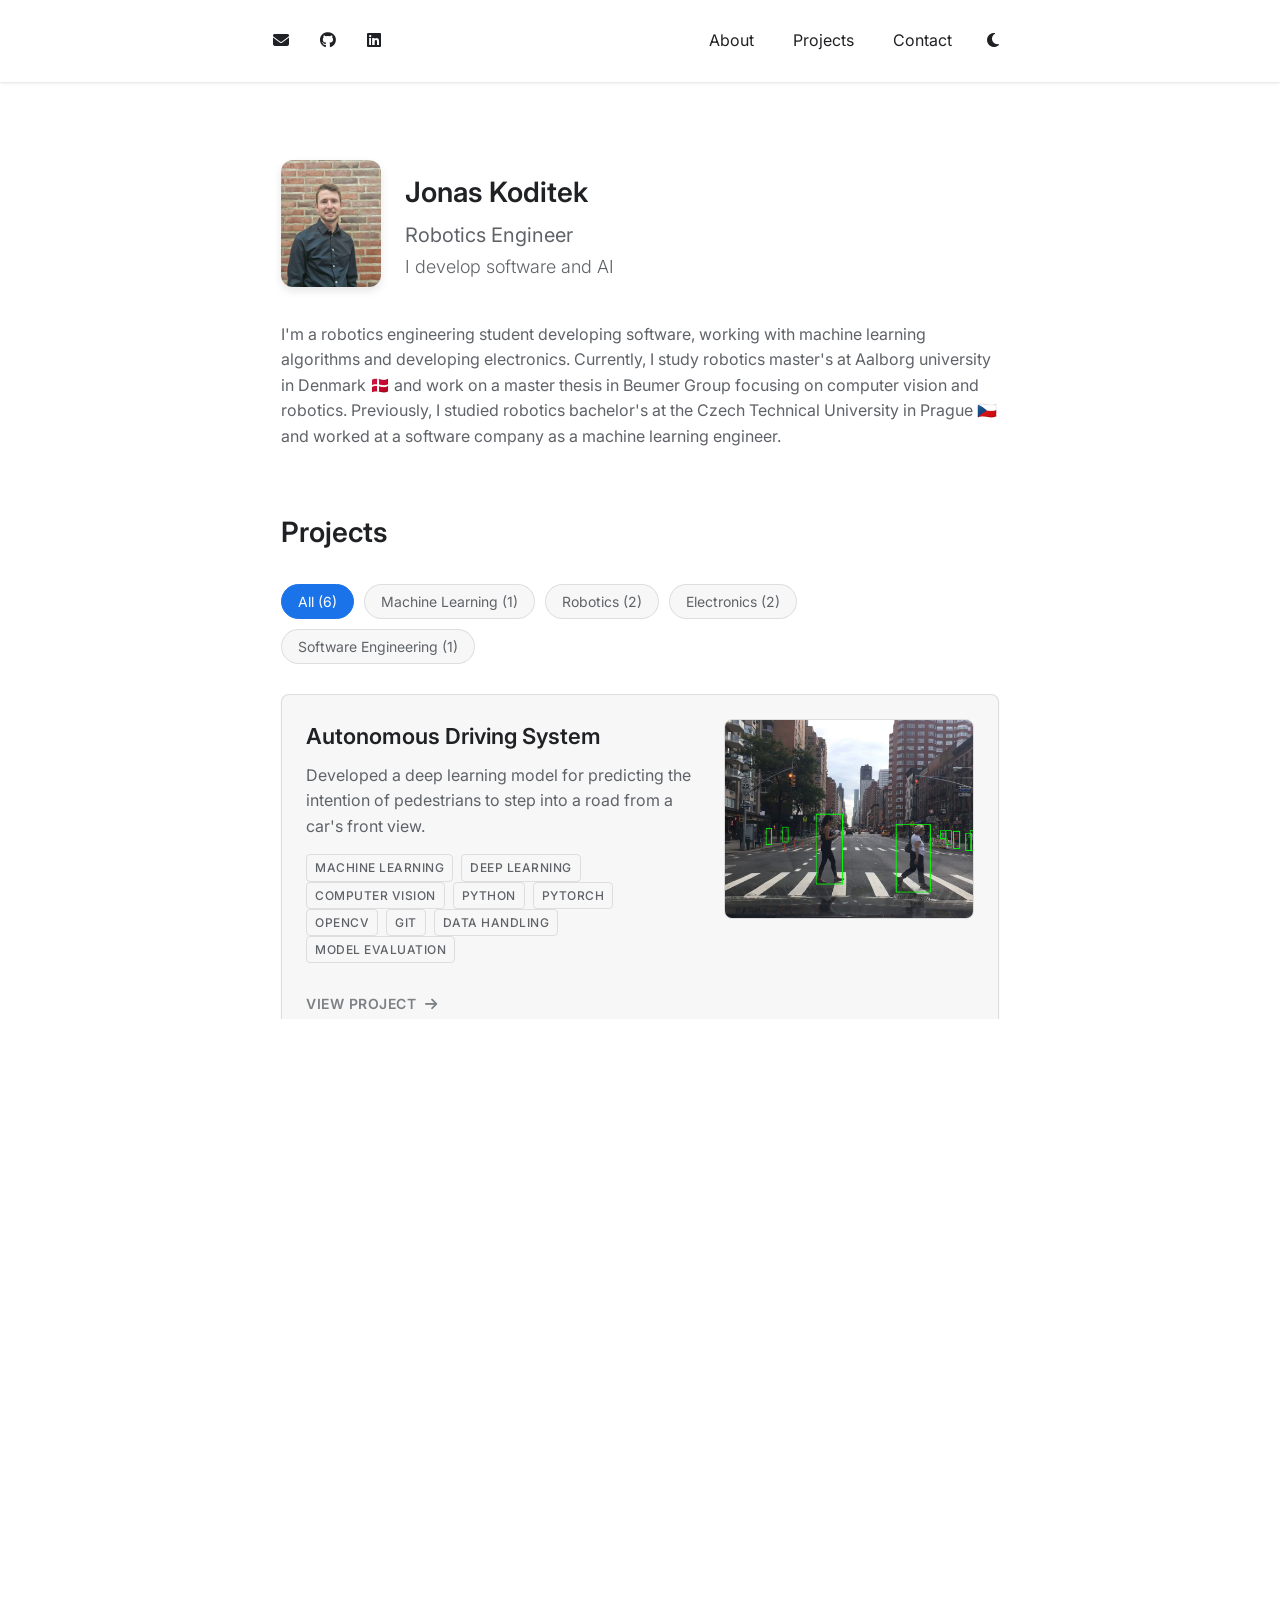
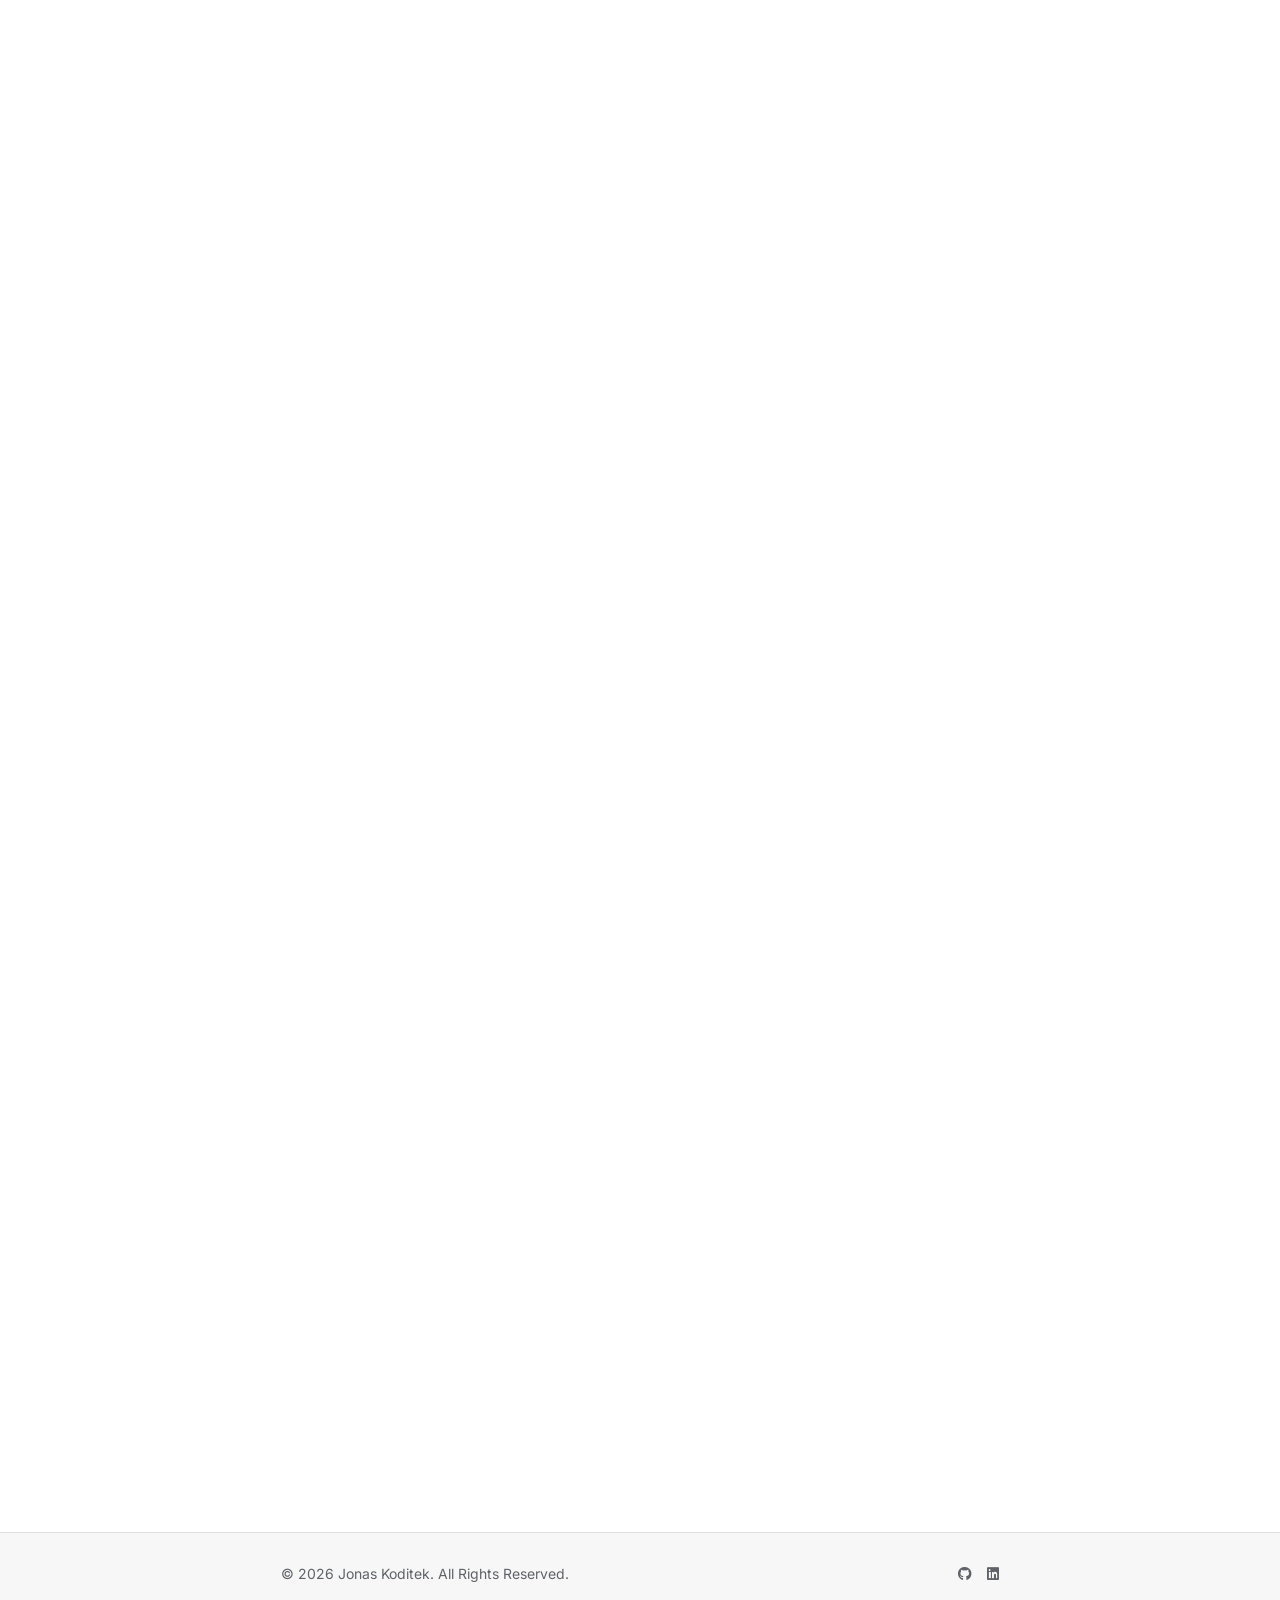
<file: index.html>
<!DOCTYPE html>
<html lang="en">
    <head>
        <meta charset="UTF-8">
        <meta name="viewport" content="width=device-width, initial-scale=1.0">
        <link rel="icon" href="images/favicon.png" type="image/png">
        <link rel="stylesheet" href="https://fonts.googleapis.com/css2?family=Inter:wght@300;400;500;600;700&display=swap">
        <link rel="stylesheet" href="https://cdnjs.cloudflare.com/ajax/libs/font-awesome/6.4.2/css/all.min.css">
        <link rel="stylesheet" href="css/variables.css">
        <link rel="stylesheet" href="css/base.css">
        <link rel="stylesheet" href="css/animations.css">
        <link rel="stylesheet" href="css/header.css">
        <link rel="stylesheet" href="css/about.css">
        <link rel="stylesheet" href="css/projects.css">
        <link rel="stylesheet" href="css/contact.css">
        <link rel="stylesheet" href="css/footer.css">
        <title>Personal Portfolio Website Jonas Koditek</title>
    </head>
    
    <body>
        <header>
            <nav>
                <div class="social-links">
                    <a href="mailto:jonaskoditek@gmail.com" title="Email">
                        <i class="fa-solid fa-envelope"></i>
                    </a>
                    <a href="https://github.com/jonaskoditek" title="GitHub" target="_blank">
                        <i class="fa-brands fa-github"></i>
                    </a>
                    <a href="https://www.linkedin.com/in/jonas-koditek" title="LinkedIn" target="_blank">
                        <i class="fa-brands fa-linkedin"></i>
                    </a>
                </div>
                <ul>
                    <li>
                        <a href="#about" title="About">About</a>
                        <a href="#projects" title="Projects">Projects</a>
                        <a href="#contact" title="Contact">Contact</a>
                        <div class="theme-switch" onclick="toggleTheme()">
                            <span id="theme-icon"></span>
                        </div>
                    </li>
                </ul>
            </nav>
        </header>
        <main>
            <section id="about">
                <div>
                    <img src="images/profile-photo.jpg" alt="Profile Photo" class="profile-photo">
                </div>
                <div class="profile-titles">
                    <h2>Jonas Koditek</h2>
                    <h3>Robotics Engineer</h3>
                    <h4>I develop software and AI</h4>
                </div>
                <div class="about-text">
                    <p>I'm a robotics engineering student developing software, working with machine 
                        learning algorithms and developing electronics.
                        Currently, I study robotics master's at Aalborg university in Denmark 🇩🇰
                        and work on a master thesis in Beumer Group focusing on computer vision and robotics. Previously, I studied robotics bachelor's at the Czech Technical 
                        University in Prague 🇨🇿 and worked at a software company as a machine 
                        learning engineer. 
                    </p>
                </div>
            </section>
            
            <section id="projects">
                <div class="project-heading">
                    <h2>Projects</h2>
                </div>

                <div class="filter-buttons" id="filter-container"></div>

                <div id="projects-container"></div>
            </section>
            
            <section id="contact">
                <div class="contact-header">
                    <h2>Let's Connect</h2>
                </div>
                <p class="contact-description">
                    Feel free to reach out to explore opportunities of working together, discuss any questions you might have, or just say hello.
                </p>
                <div class="contact-cta-wrapper">
                    <span class="cta-text">Contact Me &rarr;</span>
                    <button id="copyEmailBtn" class="copy-button" onclick="copyEmailToClipboard('jonaskoditek@gmail.com');">
                        Copy Email
                    </button>
                </div>
            </section>
        </main>

        <footer>
            <div class="footer-content">
                <div class="footer-links-group">
                    <p class="copyright">
                        &copy; <span id="currentYear"></span> Jonas Koditek. All Rights Reserved.
                    </p>
                    <div class="footer-util-right">
                        <!-- <a href="#" title="Privacy Policy" class="privacy-link">Privacy Policy</a> -->
                        <div class="footer-social-links">
                            <a href="https://github.com/jonaskoditek" title="GitHub" target="_blank">
                                <i class="fa-brands fa-github"></i>
                            </a>
                            <a href="https://www.linkedin.com/in/jonas-koditek" title="LinkedIn" target="_blank">
                                <i class="fa-brands fa-linkedin"></i>
                            </a>
                        </div>
                    </div>
                </div>
            </div>
        </footer>

        <script type="module" src="js/projects.js"></script>
    </body>
</html>
</file>
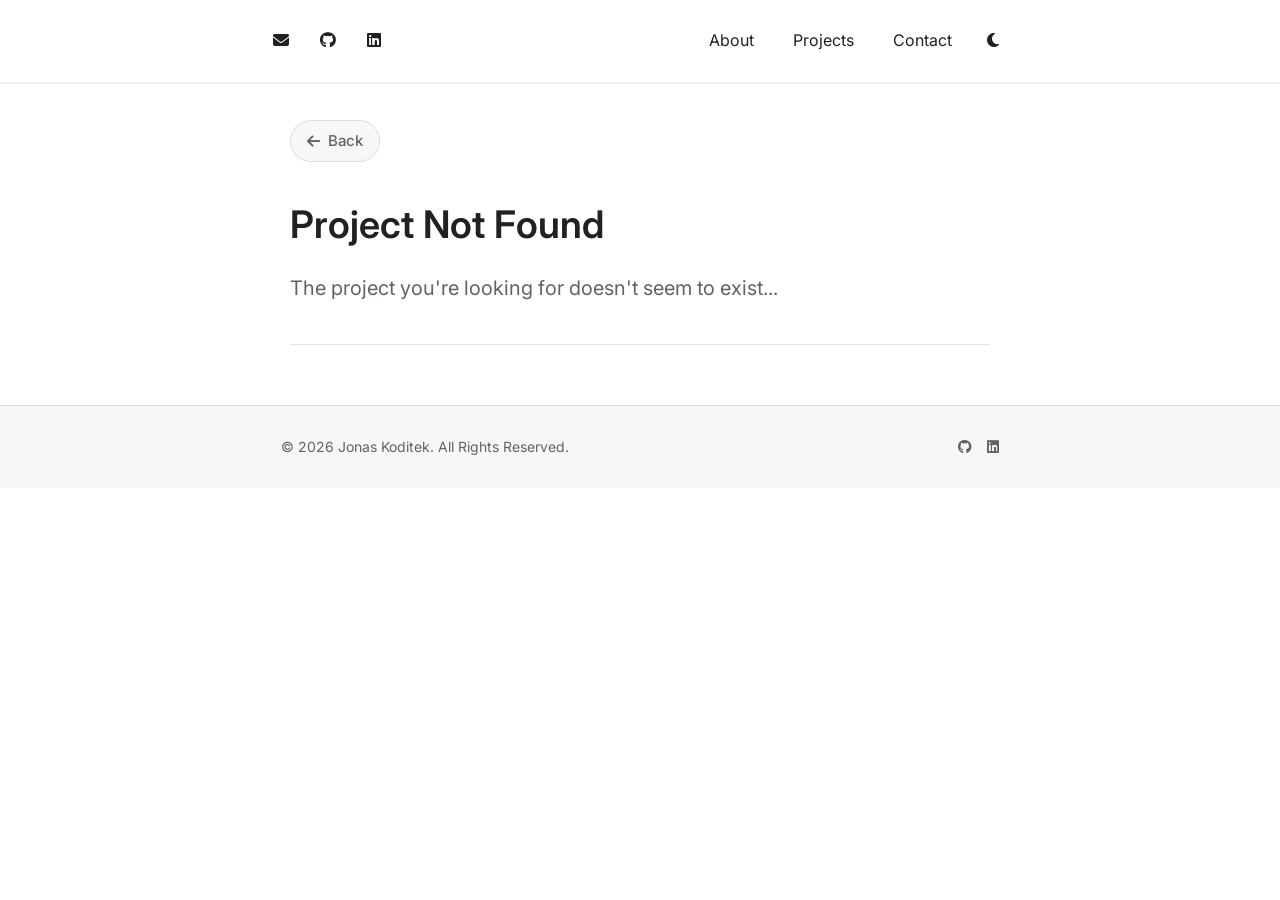
<file: project-detail.html>
<!DOCTYPE html>
<html lang="en">
    <head>
        <meta charset="UTF-8">
        <meta name="viewport" content="width=device-width, initial-scale=1.0">
        <link rel="icon" href="images/favicon.png" type="image/png">
        <link rel="stylesheet" href="https://fonts.googleapis.com/css2?family=Inter:wght@300;400;500;600;700&display=swap">
        <link rel="stylesheet" href="https://cdnjs.cloudflare.com/ajax/libs/font-awesome/6.4.2/css/all.min.css">
        <link rel="stylesheet" href="css/variables.css">
        <link rel="stylesheet" href="css/base.css">
        <link rel="stylesheet" href="css/animations.css">
        <link rel="stylesheet" href="css/header.css">
        <link rel="stylesheet" href="css/project-detail.css">
        <link rel="stylesheet" href="css/footer.css">
        <title>Project Details</title>
    </head>

    <body>
        <header>
            <nav>
                <div class="social-links">
                    <a href="mailto:jonaskoditek@gmail.com" title="Email"><i class="fa-solid fa-envelope"></i></a>
                    <a href="https://github.com/jonaskoditek" title="GitHub" target="_blank"><i class="fa-brands fa-github"></i></a>
                    <a href="https://www.linkedin.com/in/jonas-koditek" title="LinkedIn" target="_blank"><i class="fa-brands fa-linkedin"></i></a>
                </div>
                <ul>
                    <li>
                        <a href="index.html#about" title="About">About</a>
                        <a href="index.html#projects" title="Projects">Projects</a>
                        <a href="index.html#contact" title="Contact">Contact</a>
                        <div class="theme-switch" onclick="toggleTheme()">
                            <span id="theme-icon">
                                </span>
                        </div>
                    </li>
                </ul>
            </nav>
        </header>

        <main>
            <article class="project-article" >
                <a href="index.html" class="back-button"><i class="fa-solid fa-arrow-left"></i> Back</a>
                
                <div id="project-content-wrapper">
                    <div id="project-placeholder"><h1 class="project-main-title">Loading Project...</h1></div>
                </div>
            </article>
        </main>

        <footer>
            <div class="footer-content">
                <div class="footer-links-group">
                    <p class="copyright">&copy; <span id="currentYear"></span> Jonas Koditek. All Rights Reserved.</p>
                    <div class="footer-util-right">
                        <!-- <a href="#" title="Privacy Policy" class="privacy-link">Privacy Policy</a> -->
                        <div class="footer-social-links">
                            <a href="https://github.com/jonaskoditek" title="GitHub" target="_blank"><i class="fa-brands fa-github"></i></a>
                            <a href="https://www.linkedin.com/in/jonas-koditek" title="LinkedIn" target="_blank"><i class="fa-brands fa-linkedin"></i></a>
                        </div>
                    </div>
                </div>
            </div>
        </footer>

        <script type="module" src="js/project-detail.js"></script>
    </body>
</html>
</file>
<file: css/variables.css>
/* --- Theme variables --- */
:root {
    --background-color: #ffffff;
    --text-color: #202124;
    --secondary-text-color: #5f6368;
    --card-background: #f7f7f7;
    --border-color: rgba(0, 0, 0, 0.1);
    --button-color: #1a73e8;
    --button-hover: #1765cc;
    --accent-color: #1a73e8;
        --accent-color-rgb: 26, 115, 232;
}
[data-theme="dark"] {
    --background-color: #1f1f1f;
    --text-color: #e8eaed;
    --secondary-text-color: #9aa0a6;
    --card-background: #282828;
    --border-color: rgba(255, 255, 255, 0.1);
    --button-color: #8ab4f8;
    --button-hover: #aecbfa;
    --accent-color: #8ab4f8;
        --accent-color-rgb: 138, 180, 248;
}
</file>
<file: css/base.css>
html {
    scroll-behavior: smooth;
    scroll-padding-top: 100px;
}

* {
    font-family: 'Inter', Arial, sans-serif; 
    margin: 0;
    padding: 0;
    box-sizing: border-box;
}

body {
    color: var(--text-color);
    background-color: var(--background-color);
    transition: all 0.3s ease;
    font-size: 16px;
    line-height: 1.6;
}

main {
    max-width: min(750px, 95vw);
    margin: 0 auto;
    padding: 20px 16px;
    margin-top: 100px;
}

section{ 
    margin-bottom: 80px; 
}

/* Responsive adjustments */
@media (max-width: 600px) {
    #about { flex-direction: column; }
    .profile-photo { 
        margin-right: 0; 
        margin-bottom: 20px; 
        width: 100px; 
        height: auto;
    }
    .profile-titles { text-align: left; }

    .about-text { margin-top: 10px; }
    
    .project-summary { 
        flex-direction: column !important; 
        align-items: stretch;
        padding: 16px;
        gap: 16px;
    }
    .project-image-container { 
        margin: 0 0 15px 0; 
        width: 100%;
        height: 180px; /* Fixed height */
        order: -1; /* Image first */
    } 

    .project-info {
        width: 100%; 
        order: 1; /* Text content second */
    }
    
    h2 { font-size: 26px; margin-top: 0; }

    .project-title { font-size: 20px; }

    .filter-buttons { gap: 8px; }
    .filter-button { 
        padding: 6px 12px; 
        font-size: 13px; 
    }

    .contact-cta-wrapper {
        flex-direction: column;
        align-items: flex-start;
        gap: 15px;
    }

    .footer-links-group {
        flex-direction: column;
        gap: 15px;
        align-items: flex-start;
    }
    .footer-links a {
        margin-right: 15px;
    }
}
</file>
<file: css/animations.css>
/* Animation Keyframes */
@keyframes fadeInSlideUp {
    from {
        opacity: 0;
        transform: translateY(20px);
    }
    to {
        opacity: 1;
        transform: translateY(0);
    }
}

/* Section Animations */
#about,
#projects,
#contact {
    opacity: 0;
    animation: fadeInSlideUp 0.6s ease-out forwards;
}
#about {
    animation-delay: 0.1s;
}
#projects {
    animation-delay: 0.2s;
}
#contact {
    animation-delay: 0.3s;
}
</file>
<file: css/header.css>
/* Header and Navigation */
header {
    position: fixed;
    top: 0;
    left: 0;
    width: 100%;
    padding: 20px 0;
    background-color: var(--background-color);
    box-shadow: 0 1px 3px rgba(0, 0, 0, 0.12);
    z-index: 1000;
}
header nav {
    max-width: min(750px, 95vw);
    margin: 0 auto;
    display: flex;
    justify-content: space-between;
    align-items: center;
    width: 100%;
}
header a {
    color: var(--text-color);
    text-decoration: none;
    border-radius: 8px;
    transition: color 0.2s;
}
header li a {
    padding: 8px 12px;
    transition: background-color 0.2s, color 0.2s;
}
header li a:hover, .social-links a:hover, .theme-switch:hover {
    background-color: rgba(var(--accent-color-rgb), 0.05);
    color: var(--accent-color);
}
[data-theme="dark"] header li a:hover, 
[data-theme="dark"] .social-links a:hover, 
[data-theme="dark"] .theme-switch:hover {
    background-color: rgba(255, 255, 255, 0.1);
}
.social-links { display: flex; gap: 15px; }
.social-links a { padding: 8px; }
header ul { display: flex; list-style: none; }
header li { display: flex; gap: 15px; align-items: center; }
.theme-switch {
    display: flex; align-items: center; justify-content: center;
    cursor: pointer; padding: 8px; border-radius: 8px;
    transition: background-color 0.2s;
}
.theme-switch i { width: 20px; height: 20px; color: var(--text-color); }
.theme-switch:hover i { color: var(--accent-color); }

/* Responsive header adjustments */
@media (max-width: 600px) {
    header nav {
        padding: 0 10px;
    }
    
    .social-links {
        gap: 10px;
    }
    
    header li a {
        padding: 6px 8px;
        font-size: 14px;
    }
    
    header li {
        gap: 8px;
    }
}

@media (max-width: 480px) {
    /* Hide navigation text links on very small screens, keep only theme switch */
    header li a[href*="#"] {
        display: none;
    }
    
    .social-links a {
        padding: 6px;
    }
}
</file>
<file: css/about.css>
/* About Section */
#about {
    display: flex;
    flex-wrap: wrap;
    margin: 40px 0 60px 0;
    align-items: flex-start;
}
.profile-photo {
    width: 100px;
    height: auto;
    border-radius: 12px;
    margin-right: 24px;
    object-fit: cover;
    box-shadow: 0 4px 8px rgba(0, 0, 0, 0.1);
}
[data-theme="dark"] .profile-photo {
        box-shadow: 0 4px 8px rgba(255, 255, 255, 0.1);
}
.profile-titles {
    display: flex;
    flex-direction: column;
    justify-content: flex-start;
    margin-bottom: 20px;
}
h2 {
    font-size: 28px;
    font-weight: 600;
    color: var(--text-color);
    margin-top: 10px;
    margin-bottom: 4px;
}
#about h3 {
    font-size: 20px;
    font-weight: 400;
    color: var(--secondary-text-color);
    margin-bottom: 2px;
}
h4 {
    font-size: 18px;
    font-weight: 300;   
    color: var(--secondary-text-color); 
}
.about-text {
    margin-top: 20px;
    flex-basis: 100%;
    color: var(--secondary-text-color);
}
</file>
<file: css/projects.css>
/* Projects Section */
.project-heading {
    display: flex;
    justify-content: space-between;
    align-items: baseline;
    margin-bottom: 30px;
}
.project-heading h2 {
    font-size: 28px;
    margin: 0;
}
.filter-buttons {
    display: flex;
    flex-wrap: wrap;
    gap: 10px;
    margin-bottom: 30px;
}
.filter-button {
    padding: 8px 16px;
    border-radius: 20px;
    border: 1px solid var(--border-color);
    background-color: var(--card-background);
    color: var(--secondary-text-color);
    cursor: pointer;
    font-size: 14px;
    transition: background-color 0.2s, color 0.2s, border-color 0.2s;
}
.filter-button:hover:not(.active) {
    background-color: rgba(var(--accent-color-rgb), 0.1);
    color: var(--accent-color);
    border-color: var(--accent-color);
}
.filter-button.active {
    background-color: var(--accent-color);
    color: white;
    border-color: var(--accent-color);
}
.project-card {
    margin-bottom: 30px;
    border-radius: 8px; 
    border: 1px solid var(--border-color); 
    transition: transform 0.3s, box-shadow 0.3s, opacity 0.4s;
    background-color: var(--card-background);
    box-shadow: 0 1px 3px rgba(0, 0, 0, 0.05); 
    overflow: hidden;
    cursor: pointer;
    display: block;
    color: var(--text-color);
    text-decoration: none;
}
[data-theme="dark"] .project-card {
    box-shadow: 0 1px 3px rgba(0, 0, 0, 0.3);
}
.project-card:not(.hidden):hover {
    transform: translateY(-2px); 
    box-shadow: 0 5px 15px rgba(0, 0, 0, 0.1); 
}
[data-theme="dark"] .project-card:not(.hidden):hover {
    box-shadow: 0 5px 15px rgba(0, 0, 0, 0.4);
}
.project-card.hidden {
    display: none;
    opacity: 0;
}
.project-summary {
    display: flex; 
    align-items: flex-start; 
    padding: 24px; 
    gap: 24px; 
    flex-direction: row-reverse;
}
.project-image-container { 
    width: 250px; 
    height: 200px; 
    flex-shrink: 0;
    overflow: hidden;
    border-radius: 8px; 
    border: 1px solid var(--border-color); 
}
.project-image {
    width: 100%;
    height: 100%;
    object-fit: cover;
    transition: transform 0.3s ease;
}
.project-info {
    flex-grow: 1; 
    width: auto; 
    display: flex; 
    flex-direction: column;
    justify-content: space-between; 
}
.project-title {
    font-size: 22px;
    color: var(--text-color);
    font-weight: 600;
    margin-bottom: 8px;
}
.project-description {
    font-size: 16px;
    color: var(--secondary-text-color);
    margin-bottom: 15px;
}
.project-tags {
    font-size: 12px;
    color: var(--secondary-text-color);
    font-weight: 500;
    text-transform: uppercase;
    letter-spacing: 0.5px;
    margin-bottom: 10px;
}
.tag {
    display: inline-block;
    margin-right: 8px;
    padding: 3px 8px;
    border-radius: 4px;
    background-color: transparent; 
    border: 1px solid var(--border-color);
    color: var(--secondary-text-color);
    transition: background-color 0.2s, color 0.2s, border-color 0.2s;
}
.project-card:not(.hidden):hover .tag {
    background-color: rgba(var(--accent-color-rgb), 0.1); 
    border-color: var(--accent-color);
    color: var(--accent-color);
}

/* --- "View Project" Link Style --- */
.view-project-link {
    display: inline-block;
    margin-top: 20px;
    font-size: 14px;
    font-weight: 600;
    color: var(--secondary-text-color);
    text-transform: uppercase;
    letter-spacing: 0.5px;
    opacity: 0.8;
    transition: opacity 0.3s ease, color 0.3s ease;
}
.view-project-link i {
    margin-left: 4px;
    transition: transform 0.3s ease;
}
/* --- Hover state for the link --- */
.project-card:hover .view-project-link {
    color: var(--accent-color);
    opacity: 1;
}
.project-card:hover .view-project-link i {
    transform: translateX(4px);
}
</file>
<file: css/contact.css>
/* Contact Section */
#contact {
    text-align: left; 
    padding-top: 40px;
}
.contact-header h2 {
    font-size: 28px; 
    font-weight: 600;
    margin-bottom: 15px;
}
.contact-description {
    max-width: 500px;
    margin: 0 0 40px 0;
    color: var(--secondary-text-color);
    font-size: 18px;
}
.contact-cta-wrapper {
    display: flex;
    justify-content: flex-start;
    align-items: center;
    gap: 20px;
    margin-bottom: 80px;
}
.cta-text {
    font-size: 18px;
    font-weight: 700;
    color: var(--text-color);
    transition: color 0.3s ease;
}
.copy-button {
    width: 150px; 
    padding: 12px 0;
    text-align: center;
    position: relative;
    font-size: 16px;
    border-radius: 6px;
    border: 1px solid var(--border-color); 
    background-color: var(--card-background); 
    color: var(--text-color); 
    box-shadow: none; 
    cursor: pointer;
    text-transform: uppercase;
    font-weight: 600;
    letter-spacing: 0.5px;
    transition: background-color 0.3s ease, color 0.3s ease, border-color 0.3s ease;
}
.copy-button:hover {
    background-color: var(--border-color);
    transform: translateY(0); 
    box-shadow: none;
}
[data-theme="dark"] .copy-button {
    background-color: #333333; 
    color: var(--text-color); 
}
[data-theme="dark"] .copy-button:hover {
    background-color: #444444; 
}
.copy-button.copied {
    background-color: var(--card-background); 
    color: var(--text-color); 
    border-color: var(--text-color); 
}
[data-theme="dark"] .copy-button.copied {
    background-color: var(--card-background); 
    color: var(--text-color); 
    border-color: var(--text-color); 
}
</file>
<file: css/footer.css>
/* Footer styling */
footer {
    background-color: var(--card-background);
    padding: 30px 0;
    border-top: 1px solid var(--border-color);
    font-size: 14px;
    color: var(--secondary-text-color);
}

.footer-content {
    max-width: min(750px, 95vw);
    margin: 0 auto;
    padding: 0 16px;
    display: flex;
    flex-direction: column;
    gap: 15px;
}

.footer-links-group {
    display: flex;
    justify-content: space-between;
    align-items: center;
    flex-wrap: wrap;
}

.footer-util-right {
    display: flex;
    align-items: center;
    gap: 20px;
}

.privacy-link {
    color: var(--secondary-text-color);
    text-decoration: none;
    transition: color 0.2s;
}

.privacy-link:hover {
    color: var(--accent-color);
}

.footer-social-links {
    display: flex;
    gap: 15px;
}

.footer-social-links a {
    color: var(--secondary-text-color);
    transition: color 0.2s;
}

.footer-social-links a:hover {
    color: var(--accent-color);
}

/* Mobile responsive adjustments for footer */
@media (max-width: 600px) {
    .footer-links-group { 
        flex-direction: column; 
        gap: 15px; 
        align-items: flex-start; 
    }

    .footer-links a { 
        margin-right: 15px; 
    }
}
</file>
<file: css/project-detail.css>
/* --- Back Button Style --- */
.back-button {
    display: inline-flex;
    align-items: center;
    gap: 8px;
    padding: 8px 16px;
    border-radius: 99px;
    background-color: var(--card-background);
    color: var(--secondary-text-color);
    font-size: 15px;
    font-weight: 500;
    text-decoration: none;
    border: 1px solid var(--border-color);
    transition: background-color 0.2s, color 0.2s;
    opacity: 0;
    animation: fadeInSlideUp 0.6s 0.1s ease-out forwards;
    margin-bottom: 40px;
}

.back-button:hover {
    background-color: var(--border-color);
    color: var(--text-color);
}

.back-button-bottom {
    display: inline-flex;
    align-items: center;
    gap: 8px;
    padding: 8px 16px;
    border-radius: 99px;
    background-color: var(--card-background);
    color: var(--secondary-text-color);
    font-size: 15px;
    font-weight: 500;
    text-decoration: none;
    border: 1px solid var(--border-color);
    transition: background-color 0.2s, color 0.2s;
    margin-top: 60px;
    margin-bottom: 40px;
}

.back-button-bottom:hover {
    background-color: var(--border-color);
    color: var(--text-color);
}

/* --- Project Article --- */
.project-article {
    margin-top: 0px;
    opacity: 0;
    animation: fadeInSlideUp 0.6s 0.2s ease-out forwards;
    max-width: 700px;
    margin-left: auto;
    margin-right: auto;
}

/* --- Hero Image Style --- */
.project-hero-image {
    width: 100%;
    max-height: 400px;
    object-fit: cover;
    border-radius: 12px;
    margin-bottom: 40px;
    border: 1px solid var(--border-color);
    opacity: 0;
    animation: fadeInSlideUp 0.6s 0.15s ease-out forwards;
}

.project-date {
    font-size: 13px;
    font-weight: 600;
    color: var(--secondary-text-color);
    text-transform: uppercase;
    letter-spacing: 0.5px;
    margin-bottom: 16px;
}

.project-main-title {
    font-size: 38px;
    font-weight: 600;
    color: var(--text-color);
    line-height: 1.2;
    margin-bottom: 24px;
}

.project-summary-text {
    font-size: 20px;
    line-height: 1.6;
    color: var(--secondary-text-color);
    margin-bottom: 40px;
    padding-bottom: 40px;
    border-bottom: 1px solid var(--border-color);
}

/* --- Key Info Section Styles --- */
.project-key-info {
    margin-top: 40px;
    margin-bottom: 40px;
    padding: 25px;
    background-color: var(--card-background);
    border-radius: 8px;
    border: 1px solid var(--border-color);
    font-size: 16px;
    line-height: 1.6;
}

.project-key-info h3 {
    font-size: 18px;
    font-weight: 600;
    color: var(--text-color);
    margin-bottom: 20px;
    padding-bottom: 10px;
    border-bottom: 1px solid var(--border-color);
    text-transform: uppercase;
    letter-spacing: 0.5px;
}

.project-key-info ul {
    list-style: none;
    padding: 0;
    margin: 0;
}

.project-key-info li {
    margin-bottom: 14px;
    display: grid;
    grid-template-columns: auto 1fr;
    gap: 15px;
    align-items: baseline;
}

.project-key-info li:last-child {
    margin-bottom: 0;
}

.project-key-info strong {
    font-weight: 500;
    color: var(--secondary-text-color);
    white-space: nowrap;
}

.project-key-info span:not(.key-list-item) {
    color: var(--text-color);
    font-weight: 500;
}

.project-key-info .key-list .key-list-item {
    display: inline-block;
    background-color: rgba(var(--accent-color-rgb), 0.08);
    color: var(--accent-color);
    padding: 4px 10px;
    border-radius: 4px;
    font-size: 14px;
    margin-right: 8px;
    margin-bottom: 8px;
    font-weight: 500;
    border: 1px solid transparent;
}

[data-theme="dark"] .project-key-info .key-list .key-list-item {
    background-color: transparent;
    border: 1px solid rgba(var(--accent-color-rgb), 0.5);
}

/* --- Detail Content Typography & Spacing --- */
.project-detail-content {
    color: var(--secondary-text-color);
    margin-top: 40px;
    padding-top: 40px;
    border-top: 1px solid var(--border-color);
}

.project-detail-content h4 {
    color: var(--text-color);
    font-size: 24px;
    font-weight: 600;
    margin-top: 2.8rem;
    margin-bottom: 1.2rem;
}

.project-detail-content h4:first-of-type {
    margin-top: 0;
}

.project-detail-content p {
    font-size: 18px;
    line-height: 1.75;
    margin-bottom: 1.75rem;
}

.project-detail-content p strong {
    color: var(--text-color);
    font-weight: 600;
}

.project-detail-content img {
    max-width: 100%;
    height: auto;
    border-radius: 8px;
    margin: 20px 0;
    box-shadow: 0 2px 8px rgba(0, 0, 0, 0.15);
    border: 1px solid var(--border-color);
}

/* --- Improved List Styling --- */
.project-detail-content ul,
.project-detail-content ol {
    margin-top: 1rem;
    margin-bottom: 1.75rem;
    padding-left: 1.75rem;
    font-size: 18px;
    line-height: 1.75;
}

.project-detail-content li {
    color: var(--secondary-text-color);
    margin-bottom: 0.75rem;
}

.project-detail-content ul {
    list-style-type: disc;
}

.project-detail-content ol {
    list-style-type: decimal;
}

.project-detail-content li::marker {
    color: var(--accent-color);
    font-weight: 500;
}

/* --- Image layout styles --- */
.bdd100k-image {
    display: flex;
    flex-direction: column;
    align-items: center;
    margin: 20px 0 1.5rem 0;
}

.bdd100k-image img {
    margin-bottom: 4px;
}

.bdd100k-image figcaption {
    font-size: 14px;
    line-height: 1.5;
    color: var(--secondary-text-color);
    margin-top: 0;
    text-align: center;
}

.two-images-row {
    display: flex;
    gap: 24px;
    justify-content: center;
    align-items: flex-start;
    margin: 20px 0 1.5rem 0;
}

.two-images-row figure {
    flex: 1 1 0;
    text-align: center;
}

.two-images-row img {
    width: 100%;
    object-fit: cover;
    border-radius: 8px;
    margin-bottom: 4px;
    box-shadow: 0 2px 8px rgba(0, 0, 0, 0.15);
    border: 1px solid var(--border-color);
}

.two-images-row figcaption {
    font-size: 14px;
    line-height: 1.5;
    color: var(--secondary-text-color);
    margin-top: 0;
    text-align: center;
}

.two-images-row.ratio-16-9 img {
    aspect-ratio: 16 / 9;
}

.two-images-row.ratio-4-3 img {
    aspect-ratio: 4 / 3;
}

.auto-labeling-pipeline-images {
    display: grid;
    grid-template-columns: repeat(auto-fit, minmax(220px, 1fr));
    gap: 24px;
    margin: 20px 0 1.5rem 0;
}

.auto-labeling-pipeline-images figure {
    text-align: center;
}

.auto-labeling-pipeline-images img {
    width: 100%;
    max-width: 320px;
    border-radius: 8px;
    margin-bottom: 4px;
}

.auto-labeling-pipeline-images figcaption {
    font-size: 14px;
    line-height: 1.5;
    color: var(--secondary-text-color);
    margin-top: 0;
}

/* --- Pipeline Diagram Styles --- */
.pipeline-grid {
    display: grid;
    grid-template-columns: 1fr 1fr;
    gap: 24px;
    margin: 20px 0 1.5rem 0;
}

.pipeline-flow-arrow {
    display: flex;
    justify-content: center;
    align-items: center;
    margin: 1rem 0;
    color: var(--accent-color);
    font-size: 2rem;
}

.pipeline-output-figure {
    max-width: 400px;
    width: 100%;
    margin: 0 auto 2.8rem auto;
}

/* --- Vertical Image Fix --- */
#rover-hardware-figure {
    max-width: 450px;
    width: 100%;
    margin: 20px auto 3.8rem auto;
    max-height: 500px;
    overflow: visible;
}

#rover-hardware-figure img {
    object-fit: contain;
    width: auto;
    height: auto;
    max-height: 450px;
    border: none;
    box-shadow: none;
}

@media (max-width: 700px) {
    .two-images-row {
        flex-direction: column;
        gap: 16px;
    }

    .pipeline-grid {
        grid-template-columns: 1fr; /* Stack to 1 column on small screens */
        gap: 32px; /* Add more vertical space when stacked */
    }

    /* Rotate the arrow to point down when stacked */
    .pipeline-flow-arrow {
        transform: rotate(90deg);
        margin: 2rem 0;
    }
}

@media (max-width: 600px) {
    main { 
        max-width: 100%; 
        padding: 20px 10px; 
    }

    .project-hero-image {
        margin-bottom: 30px;
    }

    .project-main-title {
        font-size: 30px;
    }

    .project-summary-text {
        font-size: 18px;
    }

    .project-key-info {
        padding: 20px;
    }

    .project-key-info li {
        grid-template-columns: 1fr;
        gap: 5px;
    }

    .project-key-info strong {
        margin-bottom: 2px;
    }

    .project-detail-content h4 {
        font-size: 20px;
    }

    .project-detail-content p {
        font-size: 17px;
    }

    .back-button-bottom {
        margin-top: 40px;
    }

    #rover-hardware-figure {
        max-height: 400px; /* Allow a bit less height on mobile */
    }

    #rover-hardware-figure img {
        max-height: 400px;
    }
}
</file>
